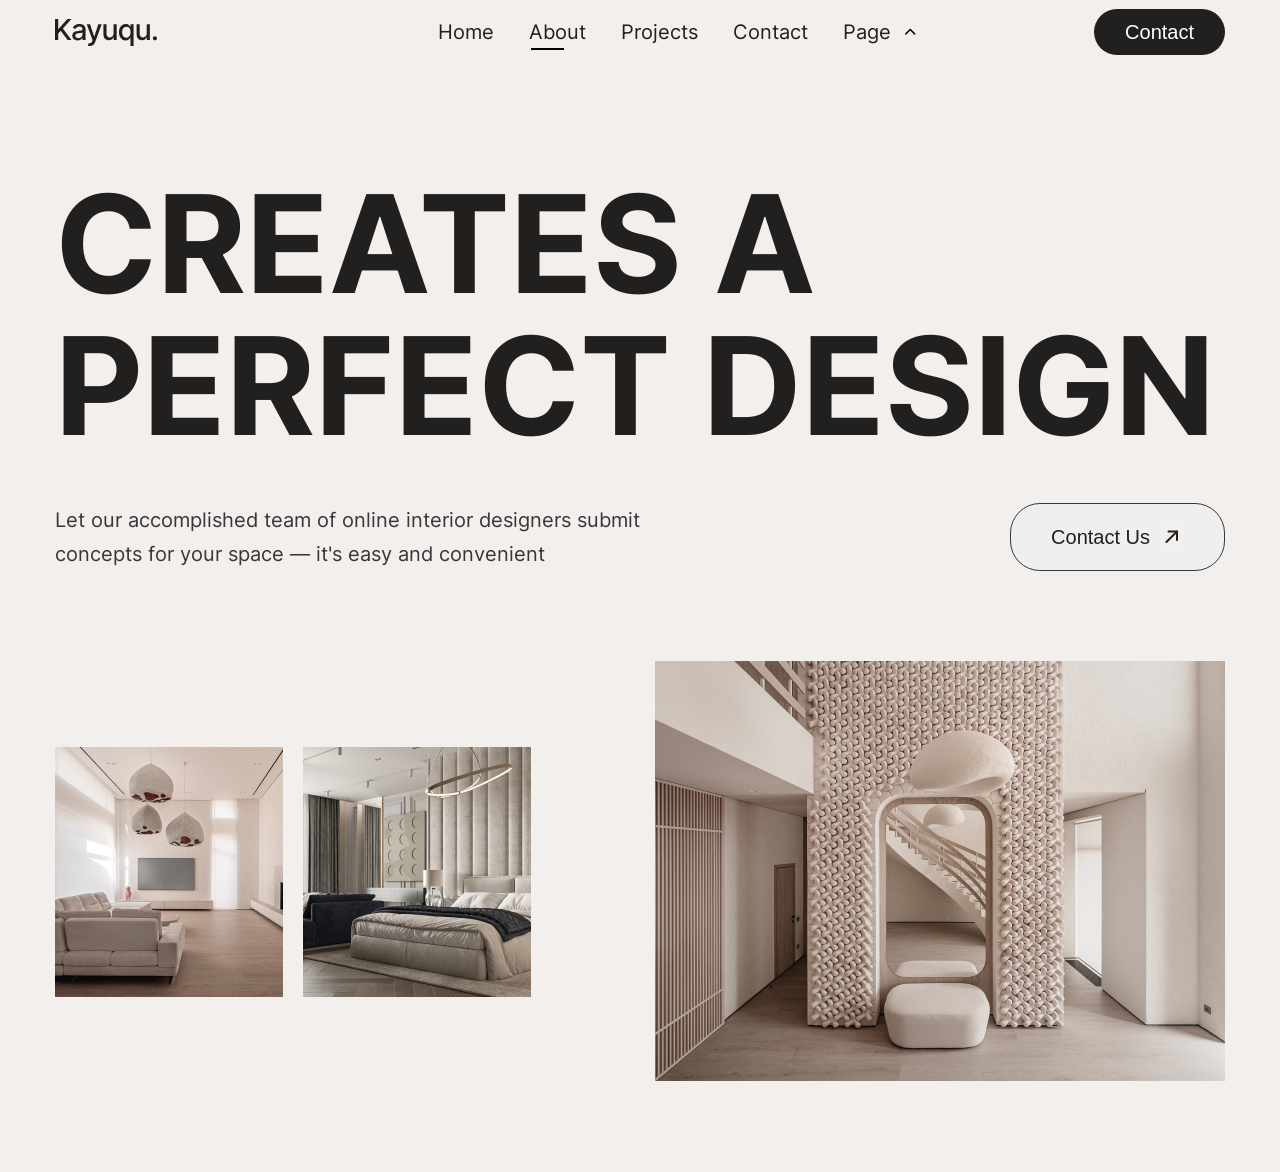
<file: index.html>
<!DOCTYPE html>
<html lang="en">
<head>
    <meta charset="UTF-8">
    <meta name="viewport" content="width=device-width, initial-scale=1.0">
    <title>Interior Design</title>
    <!-- reset css -->
    <link rel="stylesheet" href="./assets/css/reset.css">
    <!-- font -->
    <link rel="stylesheet" href="./assets/font/stylesheet.css">
    <!-- icon -->
    <link rel="stylesheet" href="./assets/icon/css/all.min.css">
    <!-- favicon -->
    <link rel="apple-touch-icon" sizes="180x180" href="./assets/favicon/apple-touch-icon.png">
    <link rel="icon" type="image/png" sizes="32x32" href="./assets/favicon/favicon-32x32.png">
    <link rel="icon" type="image/png" sizes="16x16" href="./assets/favicon/favicon-16x16.png">
    <link rel="manifest" href="./assets/favicon/site.webmanifest">
    <meta name="msapplication-TileColor" content="#da532c">
    <meta name="theme-color" content="#ffffff">
    <!-- main css -->
    <link rel="stylesheet" href="./assets/css/main.css">
</head>
<body>
    <nav class="menu">
        <div class="container">
            <img src="./assets/img/Kayuqu..svg" alt="Logo" class="menu__logo">
            <ul class="menu__list">
                <li class="menu__item">
                    <a href="#" class="menu__item--link">Home</a>
                </li>
                <li class="menu__item">
                    <a href="#" class="menu__item--link">About</a>
                </li>
                <li class="menu__item">
                    <a href="#" class="menu__item--link">Projects</a>
                </li>
                <li class="menu__item">
                    <a href="#" class="menu__item--link">Contact</a>
                </li>
                <li class="menu__item">
                    <a href="#" class="menu__item--link">Page</a>
                    <i class="fa-solid fa-chevron-up icon icon__up">
                        <div>
                            <ul class="sub__menu">
                                <li class="sub__menu--item">
                                    <a href="" class="sub__menu--link">Home</a>
                                    <i class="fa-solid fa-angle-right"></i>
                                </li>
                                <li class="sub__menu--item">
                                    <a href="" class="sub__menu--link">About us</a>
                                    <i class="fa-solid fa-angle-right"></i>
                                </li>
                                <li class="sub__menu--item">
                                    <a href="" class="sub__menu--link">Contact us</a>
                                    <i class="fa-solid fa-angle-right"></i>
                                </li>
                                <li class="sub__menu--item">
                                    <a href="" class="sub__menu--link">Project</a>
                                    <i class="fa-solid fa-angle-right"></i>
                                </li>
                                <li class="sub__menu--item">
                                    <a href="" class="sub__menu--link">404 Error</a>
                                    <i class="fa-solid fa-angle-right"></i>
                                </li>
                                <li class="sub__menu--item">
                                    <a href="" class="sub__menu--link">Blog</a>
                                    <i class="fa-solid fa-angle-right"></i>
                                </li>
                                <li class="sub__menu--item">
                                    <a href="" class="sub__menu--link">Page Details</a>
                                </li>
                                <li class="sub__menu--item">
                                    <a href="" class="sub__menu--link">Block Details</a>
                                </li>
                            </ul>
                        </div>
                    </i>
                </li>
                <div class="line"></div>
            </ul>
            <button class="btn btn__action">
                <a class="btn__action--link" href="#">Contact</a>
            </button>
        </div>
    </nav>
    <main id="main">
        <div class="container">
            <section>
                <article class="title">
                    <h1 class="main__title">CREATES A PERFECT DESIGN</h1>
                </article>
                <article class="description">
                    <p class="desc">Let our accomplished team of online interior designers submit concepts for your space — it's easy and convenient</p>
                    <button class="btn btn__contact">
                        <a href="#" class="btn__link">Contact Us</a>
                        <img src="./assets/img/Arrow - Right.svg" alt="Arrow">
                    </button>
                </article>
                <section class="block__imgage">
                    <article class="left">
                        <img src="./assets/img/Home1_img1.png" alt="Home1">
                        <img src="./assets/img/Home1_img2.png" alt="Home2">
                    </article>
                    <article class="right">
                        <img src="./assets/img/Home1_img3.png" alt="Home3">
                    </article>
                </section>
            </section>
        </div>
    </main>
    <script src="assets/js/home.js"></script>
</body>
</html>
</file>
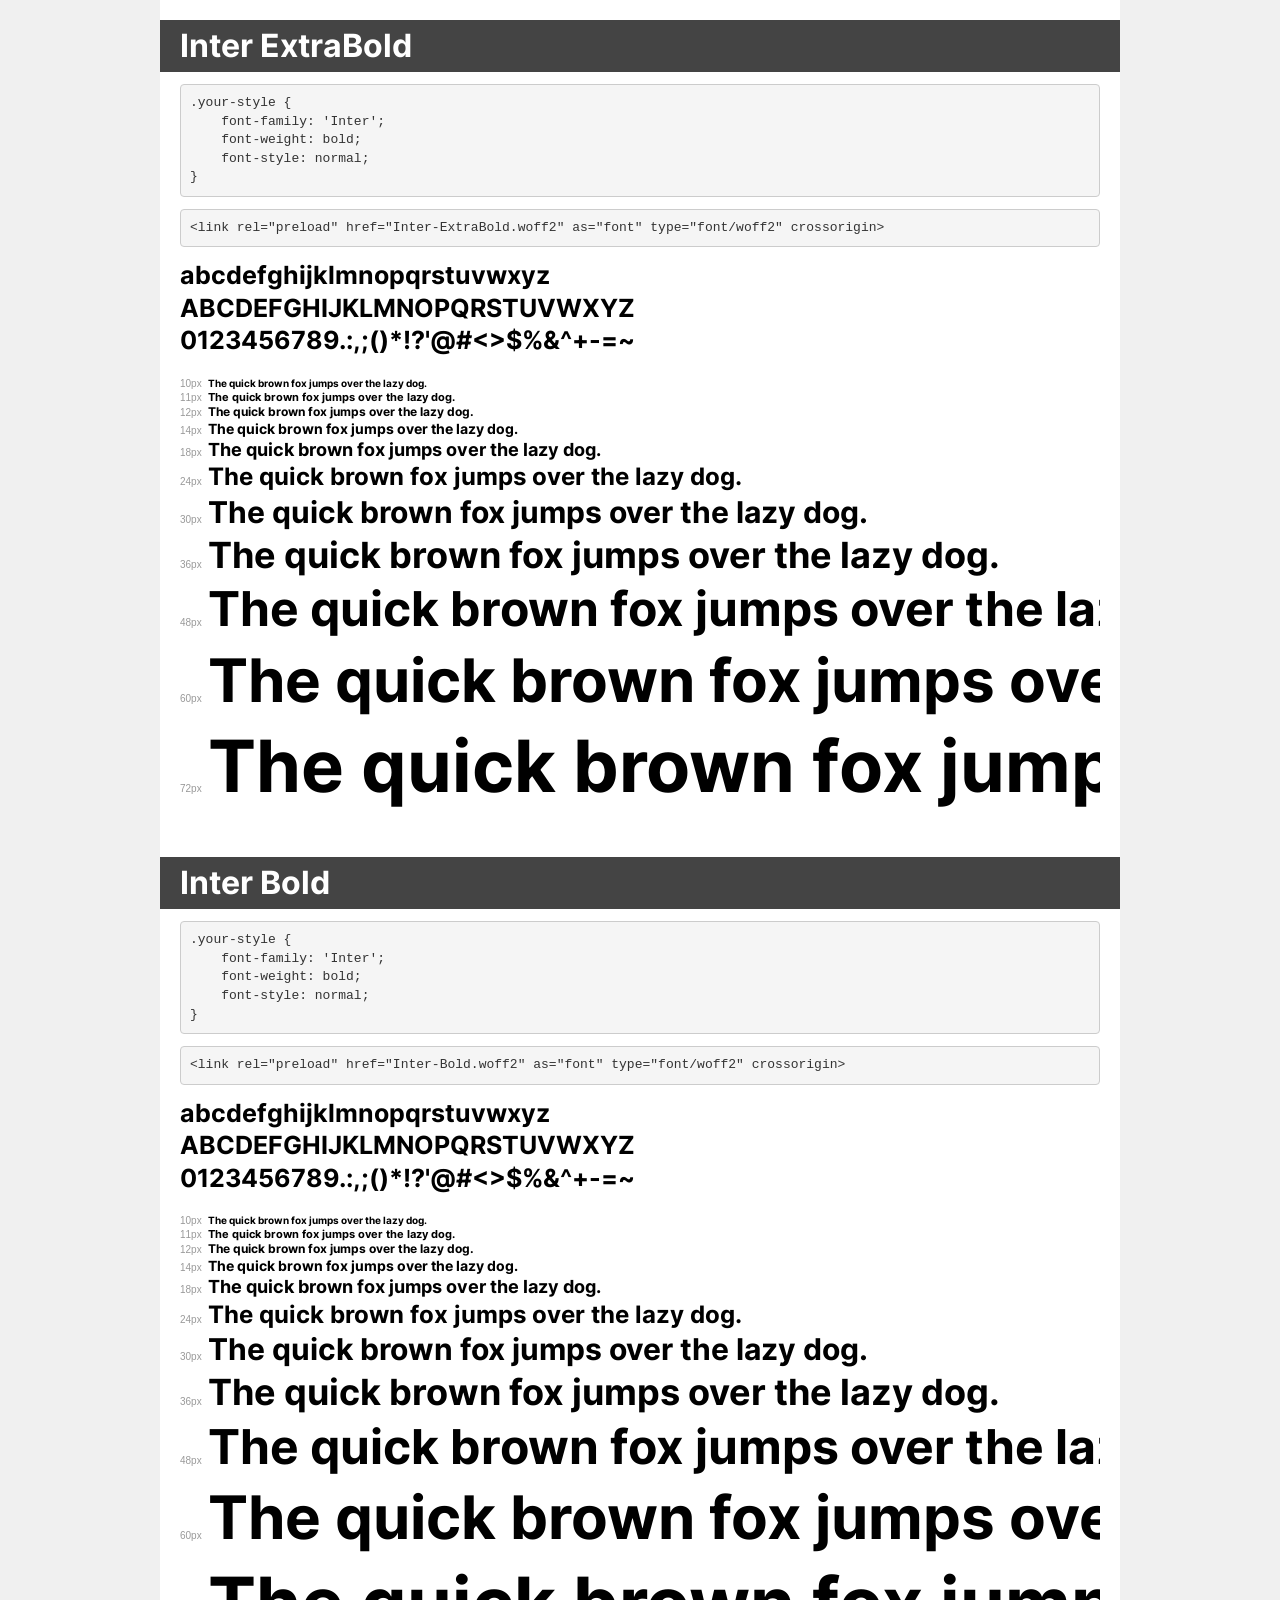
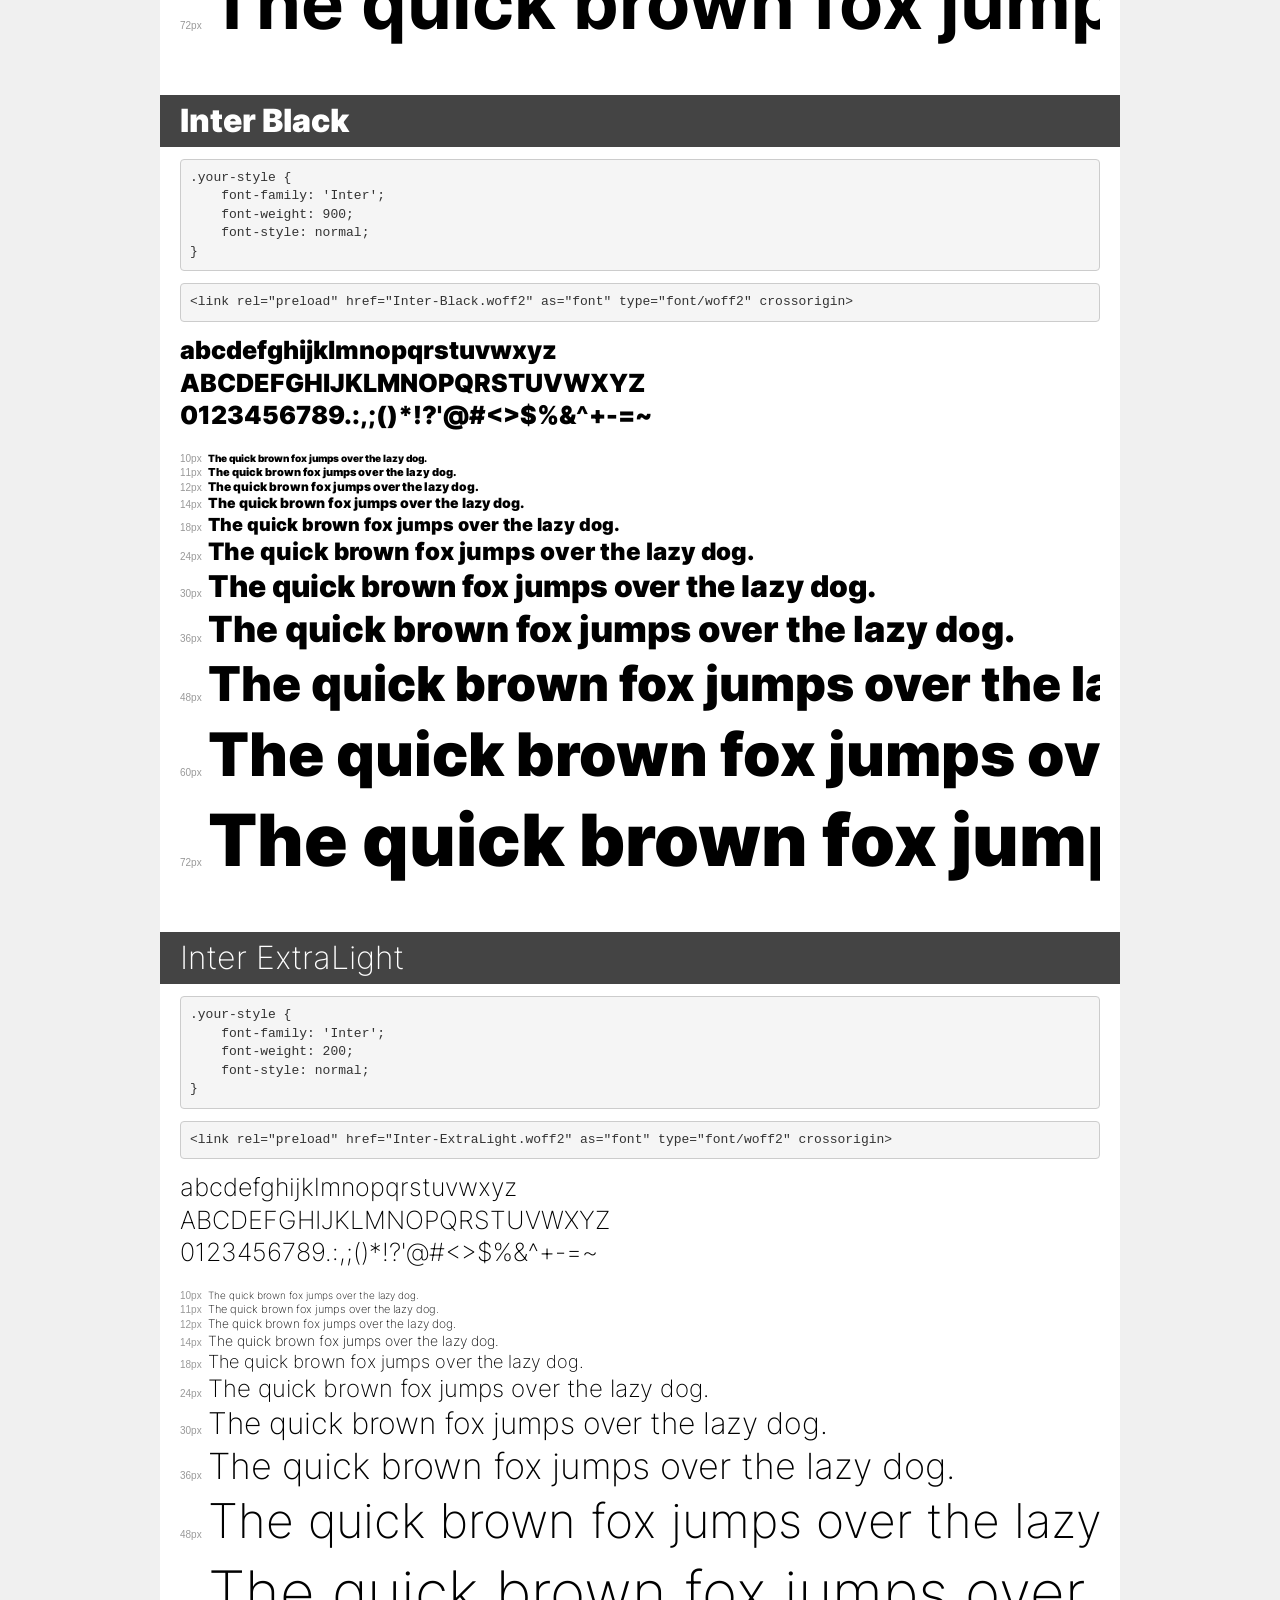
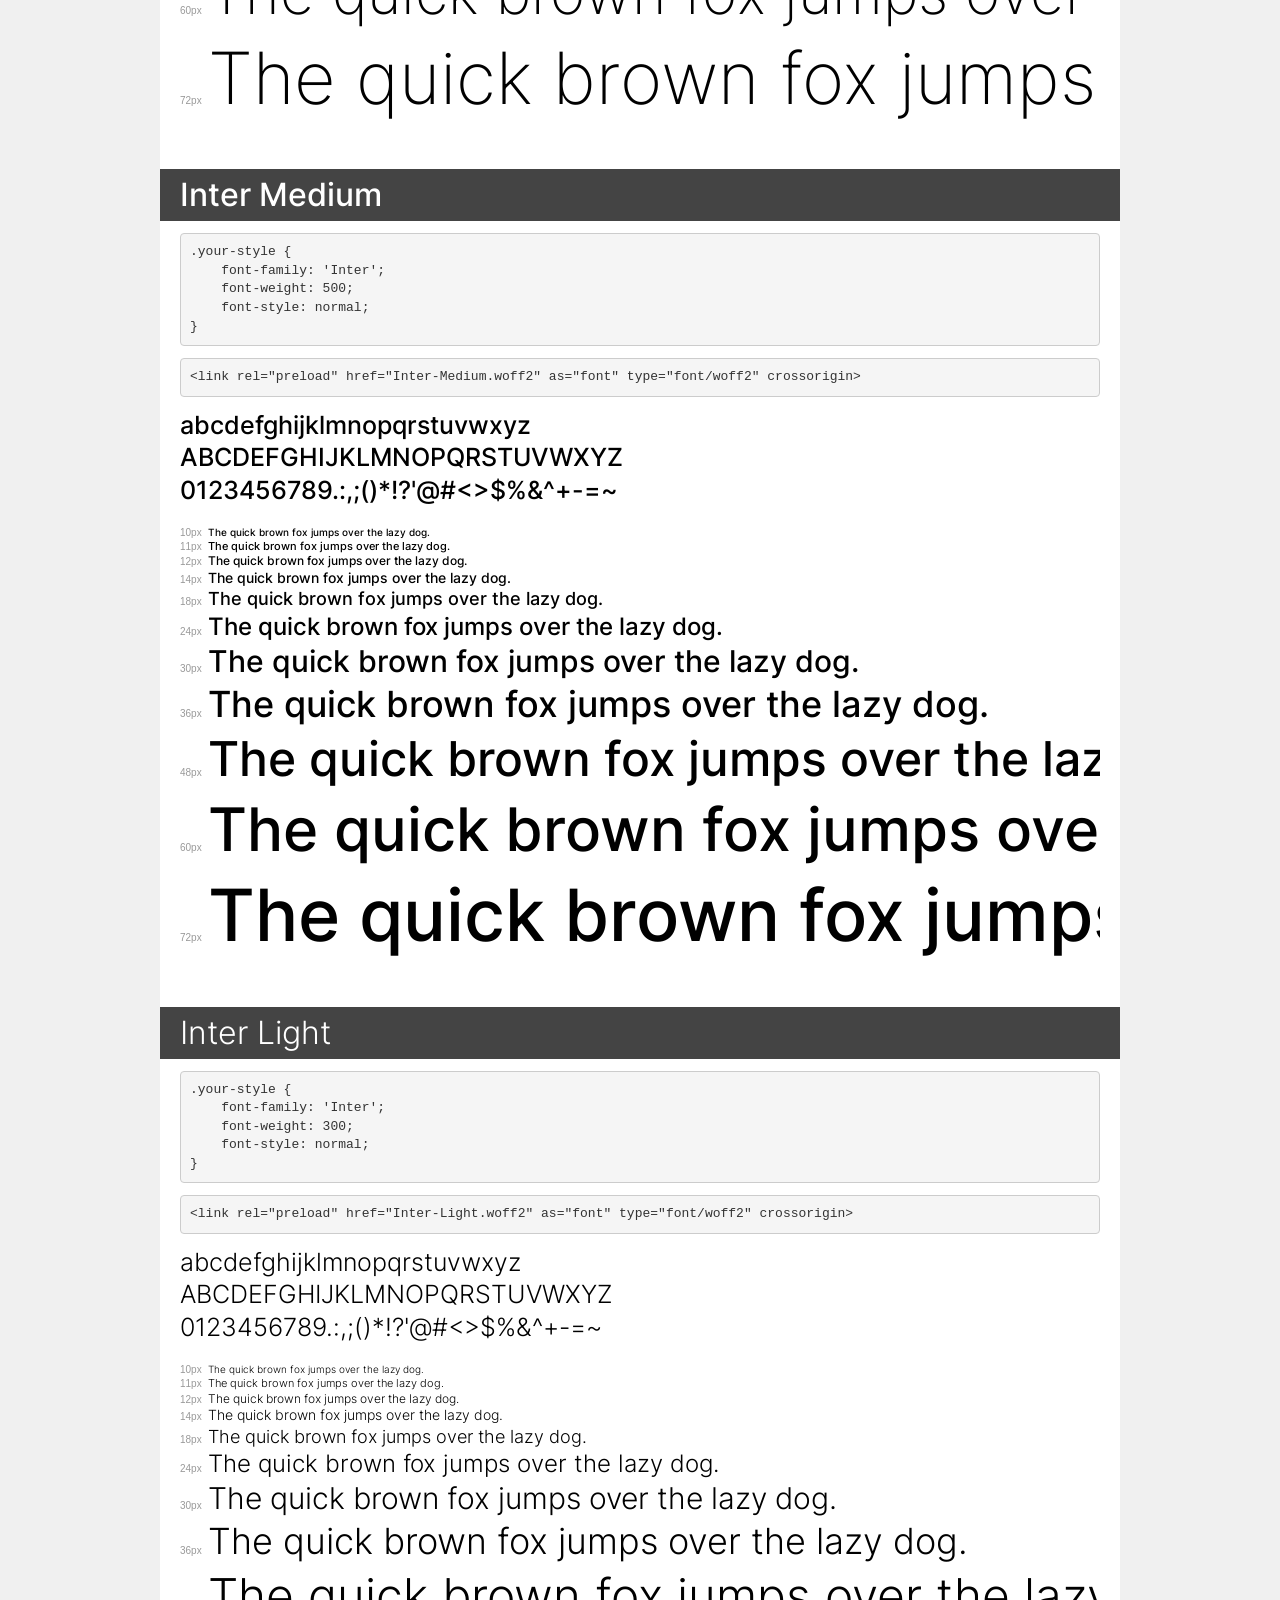
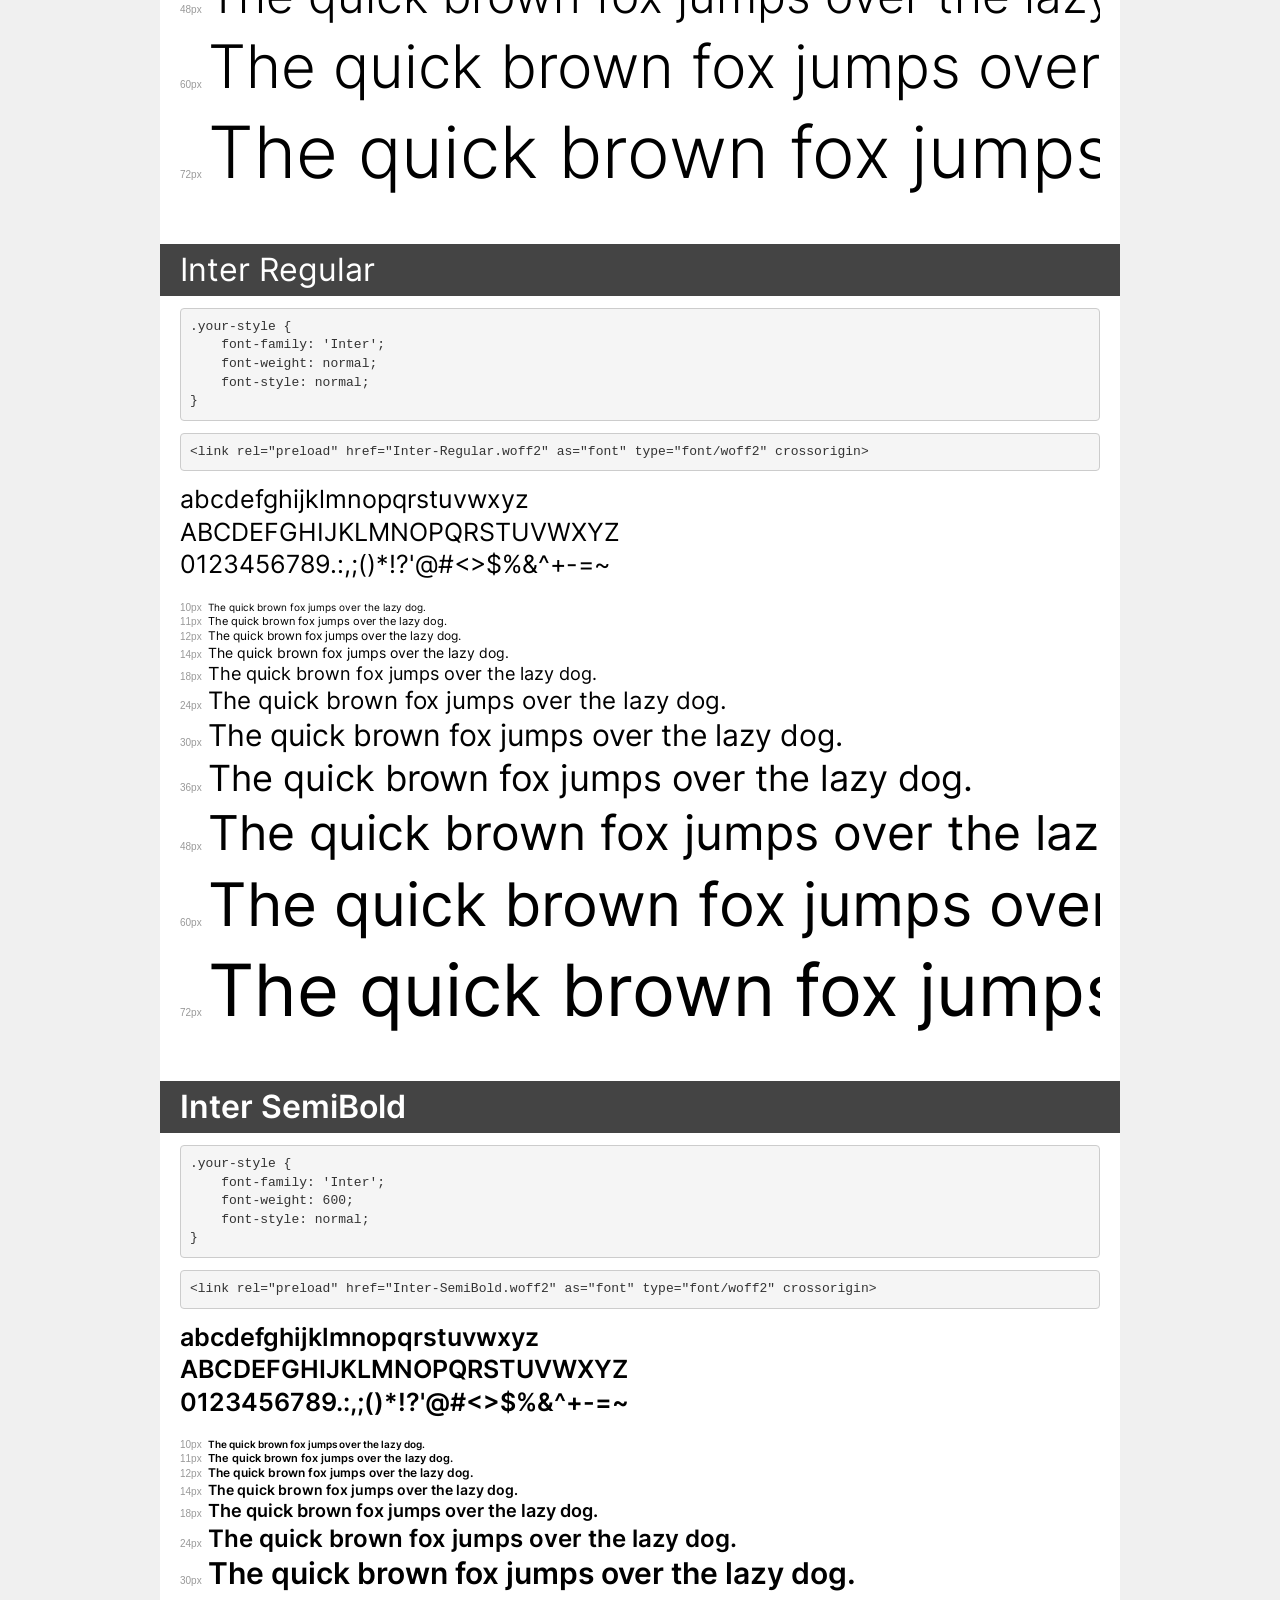
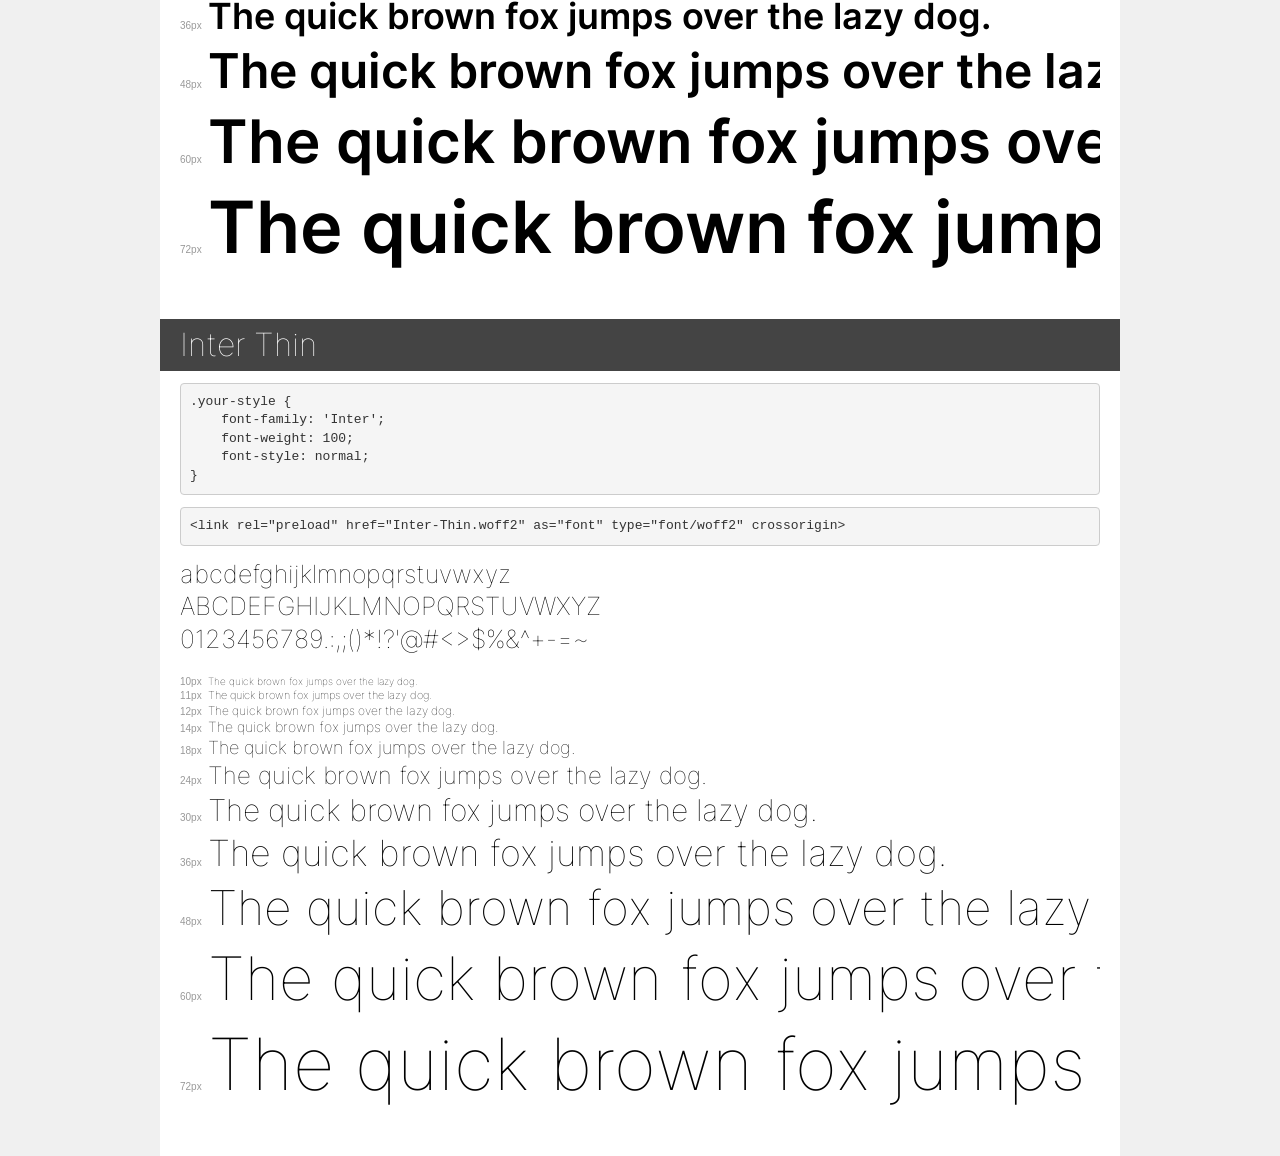
<file: assets/font/demo.html>
<!DOCTYPE html>
<html lang="en">
<head>
    <meta charset="utf-8">
    <meta http-equiv="X-UA-Compatible" content="IE=edge">
    <meta name="viewport" content="width=device-width, initial-scale=1">
    <meta name="robots" content="noindex, noarchive">
    <meta name="format-detection" content="telephone=no">
    <title>Transfonter demo</title>
    <link href="stylesheet.css" rel="stylesheet">
    <style>
        /*
        http://meyerweb.com/eric/tools/css/reset/
        v2.0 | 20110126
        License: none (public domain)
        */
        html, body, div, span, applet, object, iframe,
        h1, h2, h3, h4, h5, h6, p, blockquote, pre,
        a, abbr, acronym, address, big, cite, code,
        del, dfn, em, img, ins, kbd, q, s, samp,
        small, strike, strong, sub, sup, tt, var,
        b, u, i, center,
        dl, dt, dd, ol, ul, li,
        fieldset, form, label, legend,
        table, caption, tbody, tfoot, thead, tr, th, td,
        article, aside, canvas, details, embed,
        figure, figcaption, footer, header, hgroup,
        menu, nav, output, ruby, section, summary,
        time, mark, audio, video {
            margin: 0;
            padding: 0;
            border: 0;
            font-size: 100%;
            font: inherit;
            vertical-align: baseline;
        }
        /* HTML5 display-role reset for older browsers */
        article, aside, details, figcaption, figure,
        footer, header, hgroup, menu, nav, section {
            display: block;
        }
        body {
            line-height: 1;
        }
        ol, ul {
            list-style: none;
        }
        blockquote, q {
            quotes: none;
        }
        blockquote:before, blockquote:after,
        q:before, q:after {
            content: '';
            content: none;
        }
        table {
            border-collapse: collapse;
            border-spacing: 0;
        }
        /* demo styles */
        body {
            background: #f0f0f0;
            color: #000;
        }
        .page {
            background: #fff;
            width: 920px;
            margin: 0 auto;
            padding: 20px 20px 0 20px;
            overflow: hidden;
        }
        .font-container {
            overflow-x: auto;
            overflow-y: hidden;
            margin-bottom: 40px;
            line-height: 1.3;
            white-space: nowrap;
            padding-bottom: 5px;
        }
        h1 {
            position: relative;
            background: #444;
            font-size: 32px;
            color: #fff;
            padding: 10px 20px;
            margin: 0 -20px 12px -20px;
        }
        .letters {
            font-size: 25px;
            margin-bottom: 20px;
        }
        .s10:before {
            content: '10px';
        }
        .s11:before {
            content: '11px';
        }
        .s12:before {
            content: '12px';
        }
        .s14:before {
            content: '14px';
        }
        .s18:before {
            content: '18px';
        }
        .s24:before {
            content: '24px';
        }
        .s30:before {
            content: '30px';
        }
        .s36:before {
            content: '36px';
        }
        .s48:before {
            content: '48px';
        }
        .s60:before {
            content: '60px';
        }
        .s72:before {
            content: '72px';
        }
        .s10:before, .s11:before, .s12:before, .s14:before,
        .s18:before, .s24:before, .s30:before, .s36:before,
        .s48:before, .s60:before, .s72:before {
            font-family: Arial, sans-serif;
            font-size: 10px;
            font-weight: normal;
            font-style: normal;
            color: #999;
            padding-right: 6px;
        }
        pre {
            display: block;
            padding: 9px;
            margin: 0 0 12px;
            font-family: Monaco, Menlo, Consolas, "Courier New", monospace;
            font-size: 13px;
            line-height: 1.428571429;
            color: #333;
            font-weight: normal;
            font-style: normal;
            background-color: #f5f5f5;
            border: 1px solid #ccc;
            overflow-x: auto;
            border-radius: 4px;
        }
        /* responsive */
        @media (max-width: 959px) {
            .page {
                width: auto;
                margin: 0;
            }
        }
    </style>
</head>
<body>
<div class="page">
    <div class="demo">
        <h1 style="font-family: 'Inter'; font-weight: bold; font-style: normal;">Inter ExtraBold</h1>
        <pre title="Usage">.your-style {
    font-family: 'Inter';
    font-weight: bold;
    font-style: normal;
}</pre>
        <pre title="Preload (optional)">
&lt;link rel=&quot;preload&quot; href=&quot;Inter-ExtraBold.woff2&quot; as=&quot;font&quot; type=&quot;font/woff2&quot; crossorigin&gt;</pre>
        <div class="font-container" style="font-family: 'Inter'; font-weight: bold; font-style: normal;">
            <p class="letters">
                abcdefghijklmnopqrstuvwxyz<br>
ABCDEFGHIJKLMNOPQRSTUVWXYZ<br>
                0123456789.:,;()*!?'@#&lt;&gt;$%&^+-=~
            </p>
            <p class="s10" style="font-size: 10px;">The quick brown fox jumps over the lazy dog.</p>
            <p class="s11" style="font-size: 11px;">The quick brown fox jumps over the lazy dog.</p>
            <p class="s12" style="font-size: 12px;">The quick brown fox jumps over the lazy dog.</p>
            <p class="s14" style="font-size: 14px;">The quick brown fox jumps over the lazy dog.</p>
            <p class="s18" style="font-size: 18px;">The quick brown fox jumps over the lazy dog.</p>
            <p class="s24" style="font-size: 24px;">The quick brown fox jumps over the lazy dog.</p>
            <p class="s30" style="font-size: 30px;">The quick brown fox jumps over the lazy dog.</p>
            <p class="s36" style="font-size: 36px;">The quick brown fox jumps over the lazy dog.</p>
            <p class="s48" style="font-size: 48px;">The quick brown fox jumps over the lazy dog.</p>
            <p class="s60" style="font-size: 60px;">The quick brown fox jumps over the lazy dog.</p>
            <p class="s72" style="font-size: 72px;">The quick brown fox jumps over the lazy dog.</p>
        </div>
    </div>

    <div class="demo">
        <h1 style="font-family: 'Inter'; font-weight: bold; font-style: normal;">Inter Bold</h1>
        <pre title="Usage">.your-style {
    font-family: 'Inter';
    font-weight: bold;
    font-style: normal;
}</pre>
        <pre title="Preload (optional)">
&lt;link rel=&quot;preload&quot; href=&quot;Inter-Bold.woff2&quot; as=&quot;font&quot; type=&quot;font/woff2&quot; crossorigin&gt;</pre>
        <div class="font-container" style="font-family: 'Inter'; font-weight: bold; font-style: normal;">
            <p class="letters">
                abcdefghijklmnopqrstuvwxyz<br>
ABCDEFGHIJKLMNOPQRSTUVWXYZ<br>
                0123456789.:,;()*!?'@#&lt;&gt;$%&^+-=~
            </p>
            <p class="s10" style="font-size: 10px;">The quick brown fox jumps over the lazy dog.</p>
            <p class="s11" style="font-size: 11px;">The quick brown fox jumps over the lazy dog.</p>
            <p class="s12" style="font-size: 12px;">The quick brown fox jumps over the lazy dog.</p>
            <p class="s14" style="font-size: 14px;">The quick brown fox jumps over the lazy dog.</p>
            <p class="s18" style="font-size: 18px;">The quick brown fox jumps over the lazy dog.</p>
            <p class="s24" style="font-size: 24px;">The quick brown fox jumps over the lazy dog.</p>
            <p class="s30" style="font-size: 30px;">The quick brown fox jumps over the lazy dog.</p>
            <p class="s36" style="font-size: 36px;">The quick brown fox jumps over the lazy dog.</p>
            <p class="s48" style="font-size: 48px;">The quick brown fox jumps over the lazy dog.</p>
            <p class="s60" style="font-size: 60px;">The quick brown fox jumps over the lazy dog.</p>
            <p class="s72" style="font-size: 72px;">The quick brown fox jumps over the lazy dog.</p>
        </div>
    </div>

    <div class="demo">
        <h1 style="font-family: 'Inter'; font-weight: 900; font-style: normal;">Inter Black</h1>
        <pre title="Usage">.your-style {
    font-family: 'Inter';
    font-weight: 900;
    font-style: normal;
}</pre>
        <pre title="Preload (optional)">
&lt;link rel=&quot;preload&quot; href=&quot;Inter-Black.woff2&quot; as=&quot;font&quot; type=&quot;font/woff2&quot; crossorigin&gt;</pre>
        <div class="font-container" style="font-family: 'Inter'; font-weight: 900; font-style: normal;">
            <p class="letters">
                abcdefghijklmnopqrstuvwxyz<br>
ABCDEFGHIJKLMNOPQRSTUVWXYZ<br>
                0123456789.:,;()*!?'@#&lt;&gt;$%&^+-=~
            </p>
            <p class="s10" style="font-size: 10px;">The quick brown fox jumps over the lazy dog.</p>
            <p class="s11" style="font-size: 11px;">The quick brown fox jumps over the lazy dog.</p>
            <p class="s12" style="font-size: 12px;">The quick brown fox jumps over the lazy dog.</p>
            <p class="s14" style="font-size: 14px;">The quick brown fox jumps over the lazy dog.</p>
            <p class="s18" style="font-size: 18px;">The quick brown fox jumps over the lazy dog.</p>
            <p class="s24" style="font-size: 24px;">The quick brown fox jumps over the lazy dog.</p>
            <p class="s30" style="font-size: 30px;">The quick brown fox jumps over the lazy dog.</p>
            <p class="s36" style="font-size: 36px;">The quick brown fox jumps over the lazy dog.</p>
            <p class="s48" style="font-size: 48px;">The quick brown fox jumps over the lazy dog.</p>
            <p class="s60" style="font-size: 60px;">The quick brown fox jumps over the lazy dog.</p>
            <p class="s72" style="font-size: 72px;">The quick brown fox jumps over the lazy dog.</p>
        </div>
    </div>

    <div class="demo">
        <h1 style="font-family: 'Inter'; font-weight: 200; font-style: normal;">Inter ExtraLight</h1>
        <pre title="Usage">.your-style {
    font-family: 'Inter';
    font-weight: 200;
    font-style: normal;
}</pre>
        <pre title="Preload (optional)">
&lt;link rel=&quot;preload&quot; href=&quot;Inter-ExtraLight.woff2&quot; as=&quot;font&quot; type=&quot;font/woff2&quot; crossorigin&gt;</pre>
        <div class="font-container" style="font-family: 'Inter'; font-weight: 200; font-style: normal;">
            <p class="letters">
                abcdefghijklmnopqrstuvwxyz<br>
ABCDEFGHIJKLMNOPQRSTUVWXYZ<br>
                0123456789.:,;()*!?'@#&lt;&gt;$%&^+-=~
            </p>
            <p class="s10" style="font-size: 10px;">The quick brown fox jumps over the lazy dog.</p>
            <p class="s11" style="font-size: 11px;">The quick brown fox jumps over the lazy dog.</p>
            <p class="s12" style="font-size: 12px;">The quick brown fox jumps over the lazy dog.</p>
            <p class="s14" style="font-size: 14px;">The quick brown fox jumps over the lazy dog.</p>
            <p class="s18" style="font-size: 18px;">The quick brown fox jumps over the lazy dog.</p>
            <p class="s24" style="font-size: 24px;">The quick brown fox jumps over the lazy dog.</p>
            <p class="s30" style="font-size: 30px;">The quick brown fox jumps over the lazy dog.</p>
            <p class="s36" style="font-size: 36px;">The quick brown fox jumps over the lazy dog.</p>
            <p class="s48" style="font-size: 48px;">The quick brown fox jumps over the lazy dog.</p>
            <p class="s60" style="font-size: 60px;">The quick brown fox jumps over the lazy dog.</p>
            <p class="s72" style="font-size: 72px;">The quick brown fox jumps over the lazy dog.</p>
        </div>
    </div>

    <div class="demo">
        <h1 style="font-family: 'Inter'; font-weight: 500; font-style: normal;">Inter Medium</h1>
        <pre title="Usage">.your-style {
    font-family: 'Inter';
    font-weight: 500;
    font-style: normal;
}</pre>
        <pre title="Preload (optional)">
&lt;link rel=&quot;preload&quot; href=&quot;Inter-Medium.woff2&quot; as=&quot;font&quot; type=&quot;font/woff2&quot; crossorigin&gt;</pre>
        <div class="font-container" style="font-family: 'Inter'; font-weight: 500; font-style: normal;">
            <p class="letters">
                abcdefghijklmnopqrstuvwxyz<br>
ABCDEFGHIJKLMNOPQRSTUVWXYZ<br>
                0123456789.:,;()*!?'@#&lt;&gt;$%&^+-=~
            </p>
            <p class="s10" style="font-size: 10px;">The quick brown fox jumps over the lazy dog.</p>
            <p class="s11" style="font-size: 11px;">The quick brown fox jumps over the lazy dog.</p>
            <p class="s12" style="font-size: 12px;">The quick brown fox jumps over the lazy dog.</p>
            <p class="s14" style="font-size: 14px;">The quick brown fox jumps over the lazy dog.</p>
            <p class="s18" style="font-size: 18px;">The quick brown fox jumps over the lazy dog.</p>
            <p class="s24" style="font-size: 24px;">The quick brown fox jumps over the lazy dog.</p>
            <p class="s30" style="font-size: 30px;">The quick brown fox jumps over the lazy dog.</p>
            <p class="s36" style="font-size: 36px;">The quick brown fox jumps over the lazy dog.</p>
            <p class="s48" style="font-size: 48px;">The quick brown fox jumps over the lazy dog.</p>
            <p class="s60" style="font-size: 60px;">The quick brown fox jumps over the lazy dog.</p>
            <p class="s72" style="font-size: 72px;">The quick brown fox jumps over the lazy dog.</p>
        </div>
    </div>

    <div class="demo">
        <h1 style="font-family: 'Inter'; font-weight: 300; font-style: normal;">Inter Light</h1>
        <pre title="Usage">.your-style {
    font-family: 'Inter';
    font-weight: 300;
    font-style: normal;
}</pre>
        <pre title="Preload (optional)">
&lt;link rel=&quot;preload&quot; href=&quot;Inter-Light.woff2&quot; as=&quot;font&quot; type=&quot;font/woff2&quot; crossorigin&gt;</pre>
        <div class="font-container" style="font-family: 'Inter'; font-weight: 300; font-style: normal;">
            <p class="letters">
                abcdefghijklmnopqrstuvwxyz<br>
ABCDEFGHIJKLMNOPQRSTUVWXYZ<br>
                0123456789.:,;()*!?'@#&lt;&gt;$%&^+-=~
            </p>
            <p class="s10" style="font-size: 10px;">The quick brown fox jumps over the lazy dog.</p>
            <p class="s11" style="font-size: 11px;">The quick brown fox jumps over the lazy dog.</p>
            <p class="s12" style="font-size: 12px;">The quick brown fox jumps over the lazy dog.</p>
            <p class="s14" style="font-size: 14px;">The quick brown fox jumps over the lazy dog.</p>
            <p class="s18" style="font-size: 18px;">The quick brown fox jumps over the lazy dog.</p>
            <p class="s24" style="font-size: 24px;">The quick brown fox jumps over the lazy dog.</p>
            <p class="s30" style="font-size: 30px;">The quick brown fox jumps over the lazy dog.</p>
            <p class="s36" style="font-size: 36px;">The quick brown fox jumps over the lazy dog.</p>
            <p class="s48" style="font-size: 48px;">The quick brown fox jumps over the lazy dog.</p>
            <p class="s60" style="font-size: 60px;">The quick brown fox jumps over the lazy dog.</p>
            <p class="s72" style="font-size: 72px;">The quick brown fox jumps over the lazy dog.</p>
        </div>
    </div>

    <div class="demo">
        <h1 style="font-family: 'Inter'; font-weight: normal; font-style: normal;">Inter Regular</h1>
        <pre title="Usage">.your-style {
    font-family: 'Inter';
    font-weight: normal;
    font-style: normal;
}</pre>
        <pre title="Preload (optional)">
&lt;link rel=&quot;preload&quot; href=&quot;Inter-Regular.woff2&quot; as=&quot;font&quot; type=&quot;font/woff2&quot; crossorigin&gt;</pre>
        <div class="font-container" style="font-family: 'Inter'; font-weight: normal; font-style: normal;">
            <p class="letters">
                abcdefghijklmnopqrstuvwxyz<br>
ABCDEFGHIJKLMNOPQRSTUVWXYZ<br>
                0123456789.:,;()*!?'@#&lt;&gt;$%&^+-=~
            </p>
            <p class="s10" style="font-size: 10px;">The quick brown fox jumps over the lazy dog.</p>
            <p class="s11" style="font-size: 11px;">The quick brown fox jumps over the lazy dog.</p>
            <p class="s12" style="font-size: 12px;">The quick brown fox jumps over the lazy dog.</p>
            <p class="s14" style="font-size: 14px;">The quick brown fox jumps over the lazy dog.</p>
            <p class="s18" style="font-size: 18px;">The quick brown fox jumps over the lazy dog.</p>
            <p class="s24" style="font-size: 24px;">The quick brown fox jumps over the lazy dog.</p>
            <p class="s30" style="font-size: 30px;">The quick brown fox jumps over the lazy dog.</p>
            <p class="s36" style="font-size: 36px;">The quick brown fox jumps over the lazy dog.</p>
            <p class="s48" style="font-size: 48px;">The quick brown fox jumps over the lazy dog.</p>
            <p class="s60" style="font-size: 60px;">The quick brown fox jumps over the lazy dog.</p>
            <p class="s72" style="font-size: 72px;">The quick brown fox jumps over the lazy dog.</p>
        </div>
    </div>

    <div class="demo">
        <h1 style="font-family: 'Inter'; font-weight: 600; font-style: normal;">Inter SemiBold</h1>
        <pre title="Usage">.your-style {
    font-family: 'Inter';
    font-weight: 600;
    font-style: normal;
}</pre>
        <pre title="Preload (optional)">
&lt;link rel=&quot;preload&quot; href=&quot;Inter-SemiBold.woff2&quot; as=&quot;font&quot; type=&quot;font/woff2&quot; crossorigin&gt;</pre>
        <div class="font-container" style="font-family: 'Inter'; font-weight: 600; font-style: normal;">
            <p class="letters">
                abcdefghijklmnopqrstuvwxyz<br>
ABCDEFGHIJKLMNOPQRSTUVWXYZ<br>
                0123456789.:,;()*!?'@#&lt;&gt;$%&^+-=~
            </p>
            <p class="s10" style="font-size: 10px;">The quick brown fox jumps over the lazy dog.</p>
            <p class="s11" style="font-size: 11px;">The quick brown fox jumps over the lazy dog.</p>
            <p class="s12" style="font-size: 12px;">The quick brown fox jumps over the lazy dog.</p>
            <p class="s14" style="font-size: 14px;">The quick brown fox jumps over the lazy dog.</p>
            <p class="s18" style="font-size: 18px;">The quick brown fox jumps over the lazy dog.</p>
            <p class="s24" style="font-size: 24px;">The quick brown fox jumps over the lazy dog.</p>
            <p class="s30" style="font-size: 30px;">The quick brown fox jumps over the lazy dog.</p>
            <p class="s36" style="font-size: 36px;">The quick brown fox jumps over the lazy dog.</p>
            <p class="s48" style="font-size: 48px;">The quick brown fox jumps over the lazy dog.</p>
            <p class="s60" style="font-size: 60px;">The quick brown fox jumps over the lazy dog.</p>
            <p class="s72" style="font-size: 72px;">The quick brown fox jumps over the lazy dog.</p>
        </div>
    </div>

    <div class="demo">
        <h1 style="font-family: 'Inter'; font-weight: 100; font-style: normal;">Inter Thin</h1>
        <pre title="Usage">.your-style {
    font-family: 'Inter';
    font-weight: 100;
    font-style: normal;
}</pre>
        <pre title="Preload (optional)">
&lt;link rel=&quot;preload&quot; href=&quot;Inter-Thin.woff2&quot; as=&quot;font&quot; type=&quot;font/woff2&quot; crossorigin&gt;</pre>
        <div class="font-container" style="font-family: 'Inter'; font-weight: 100; font-style: normal;">
            <p class="letters">
                abcdefghijklmnopqrstuvwxyz<br>
ABCDEFGHIJKLMNOPQRSTUVWXYZ<br>
                0123456789.:,;()*!?'@#&lt;&gt;$%&^+-=~
            </p>
            <p class="s10" style="font-size: 10px;">The quick brown fox jumps over the lazy dog.</p>
            <p class="s11" style="font-size: 11px;">The quick brown fox jumps over the lazy dog.</p>
            <p class="s12" style="font-size: 12px;">The quick brown fox jumps over the lazy dog.</p>
            <p class="s14" style="font-size: 14px;">The quick brown fox jumps over the lazy dog.</p>
            <p class="s18" style="font-size: 18px;">The quick brown fox jumps over the lazy dog.</p>
            <p class="s24" style="font-size: 24px;">The quick brown fox jumps over the lazy dog.</p>
            <p class="s30" style="font-size: 30px;">The quick brown fox jumps over the lazy dog.</p>
            <p class="s36" style="font-size: 36px;">The quick brown fox jumps over the lazy dog.</p>
            <p class="s48" style="font-size: 48px;">The quick brown fox jumps over the lazy dog.</p>
            <p class="s60" style="font-size: 60px;">The quick brown fox jumps over the lazy dog.</p>
            <p class="s72" style="font-size: 72px;">The quick brown fox jumps over the lazy dog.</p>
        </div>
    </div>

</div>
</body>
</html>
</file>
<file: assets/font/stylesheet.css>
@font-face {
    font-family: 'Inter';
    src: url('Inter-ExtraBold.woff2') format('woff2'),
        url('Inter-ExtraBold.woff') format('woff');
    font-weight: bold;
    font-style: normal;
    font-display: swap;
}

@font-face {
    font-family: 'Inter';
    src: url('Inter-Bold.woff2') format('woff2'),
        url('Inter-Bold.woff') format('woff');
    font-weight: bold;
    font-style: normal;
    font-display: swap;
}

@font-face {
    font-family: 'Inter';
    src: url('Inter-Black.woff2') format('woff2'),
        url('Inter-Black.woff') format('woff');
    font-weight: 900;
    font-style: normal;
    font-display: swap;
}

@font-face {
    font-family: 'Inter';
    src: url('Inter-ExtraLight.woff2') format('woff2'),
        url('Inter-ExtraLight.woff') format('woff');
    font-weight: 200;
    font-style: normal;
    font-display: swap;
}

@font-face {
    font-family: 'Inter';
    src: url('Inter-Medium.woff2') format('woff2'),
        url('Inter-Medium.woff') format('woff');
    font-weight: 500;
    font-style: normal;
    font-display: swap;
}

@font-face {
    font-family: 'Inter';
    src: url('Inter-Light.woff2') format('woff2'),
        url('Inter-Light.woff') format('woff');
    font-weight: 300;
    font-style: normal;
    font-display: swap;
}

@font-face {
    font-family: 'Inter';
    src: url('Inter-Regular.woff2') format('woff2'),
        url('Inter-Regular.woff') format('woff');
    font-weight: normal;
    font-style: normal;
    font-display: swap;
}

@font-face {
    font-family: 'Inter';
    src: url('Inter-SemiBold.woff2') format('woff2'),
        url('Inter-SemiBold.woff') format('woff');
    font-weight: 600;
    font-style: normal;
    font-display: swap;
}

@font-face {
    font-family: 'Inter';
    src: url('Inter-Thin.woff2') format('woff2'),
        url('Inter-Thin.woff') format('woff');
    font-weight: 100;
    font-style: normal;
    font-display: swap;
}
</file>
<file: assets/css/main.css>
:root {
    --background: #F2EFED;
    --textBlack: #22201F;
    --textWhite: #FFFFFF;
    --Grey: #373739;
    --gray-white: #D6D8D9;
}
* {
    padding: 0;
    margin: 0;
    box-sizing: border-box;
}

html {
    font-size: 62.5%;
    font-family: "Inter", sans-serif;
}

a {
    text-decoration: none;
}

.menu {
    display: flex;
    align-items: center;
    position: fixed;
    top:0;
    left: 0;
    right: 0;
    height: 4.6rem;
    background-color: var(--background);
    padding-block: 3.2rem;
}

.menu > .container {
    display: flex;
    justify-content: space-between;
    align-items: center;
}

.container {
    width: 1170px;
    margin-inline: auto;
}

.menu__list {
    display: flex;
    width: 100%;
    user-select: none;
    max-width: 41rem;
    align-items: center;
    justify-content: space-between;
}

.menu__item {
    padding-inline: 1.75rem;
}

.menu__list > .menu__item:nth-of-type(5) {
    display: flex;
    align-items: center;
    gap: 0.9rem;
} 

.menu__item > .icon {
    display: inline;
    font-size: 1.2rem;
    padding: 5px 4px;
    cursor: pointer;
}

.menu__item--link {
    color: var(--textBlack);
    font-size: 20px;
    font-weight: 400;
    line-height: 1;
}

.line {
    position: absolute;
    height: 0.2rem;
    left: 530.531px;
    top: 4.8rem;
    width: 33.4688px;
    transition: all 0.2s linear;
    background-color: #000;
}

.btn__action{
    border: none;
    padding: 13px 31px;
    border-radius: 29px;
    background: var(--textBlack);
}

.btn__action--link {
    color: var(--textWhite);
    font-size: 20px;
    font-weight: 500;
    line-height: 1;
}

#main {
    padding-top: 173px;
    min-height: 100vh;
    background-color: var(--background);
}

#main > .title {
    width: 100%;
}

.main__title {
    color: var(--textBlack);
    font-size: 136px;
    font-weight: 700;
    line-height: 142px; 
}

.description {
    display: flex;
    justify-content: space-between;
    margin-top: 46px;
}

.description > .desc {
    width: 60.1rem;
    color: var(--Grey);
    font-size: 2rem;
    font-weight: 400;
    line-height: 3.4rem; 
}

.btn__contact {
    display: flex;
    align-items: center;
    /* height: 24px; */
    border: 1px solid var(--Grey);
    padding: 18px 40px;
    border-radius: 30px;
    gap: 10px
}

.btn__contact > .btn__link {
    color: var(--textBlack);
    font-size: 2rem;
    font-weight: 500;
    line-height: 1; /* 100% */
}

.block__imgage {
    margin-top: 90px;
    display: flex;
    justify-content: space-between;
    padding-bottom: 90px;
}

.block__imgage > .left {
    display: flex;
    align-items: center;
    gap: 20px;
}

.icon__up {
    position: relative;
    height: 2rem;
}

.icon__up > div {
    opacity: 0;
    visibility: hidden;
    position: absolute;
    right: 0;
    bottom: -38rem;
    max-width: 28rem;
    height: 36rem;
    border-radius: 10px;
    background: var(--gray-white);
    transition: all 0.25s linear;
}

/* .icon__down:hover > div {
    opacity: 1;
    visibility: visible;
} */

.sub__menu {
    font-family: "Inter", sans-serif;
    height: calc(100% - (3rem * 2));
    margin-block: 3rem;
}
.sub__menu--item {
    display: flex;
    width: 22rem;
    align-items: center;
    justify-content: space-between;
    margin-inline: 3rem;
}
.sub__menu--link {
    color: var(--textBlack);
    display: inline-block;
    font-size: 2rem;
    font-weight: 400;
    margin-block: 0.9rem;
    letter-spacing: -0.04rem;
}
</file>
